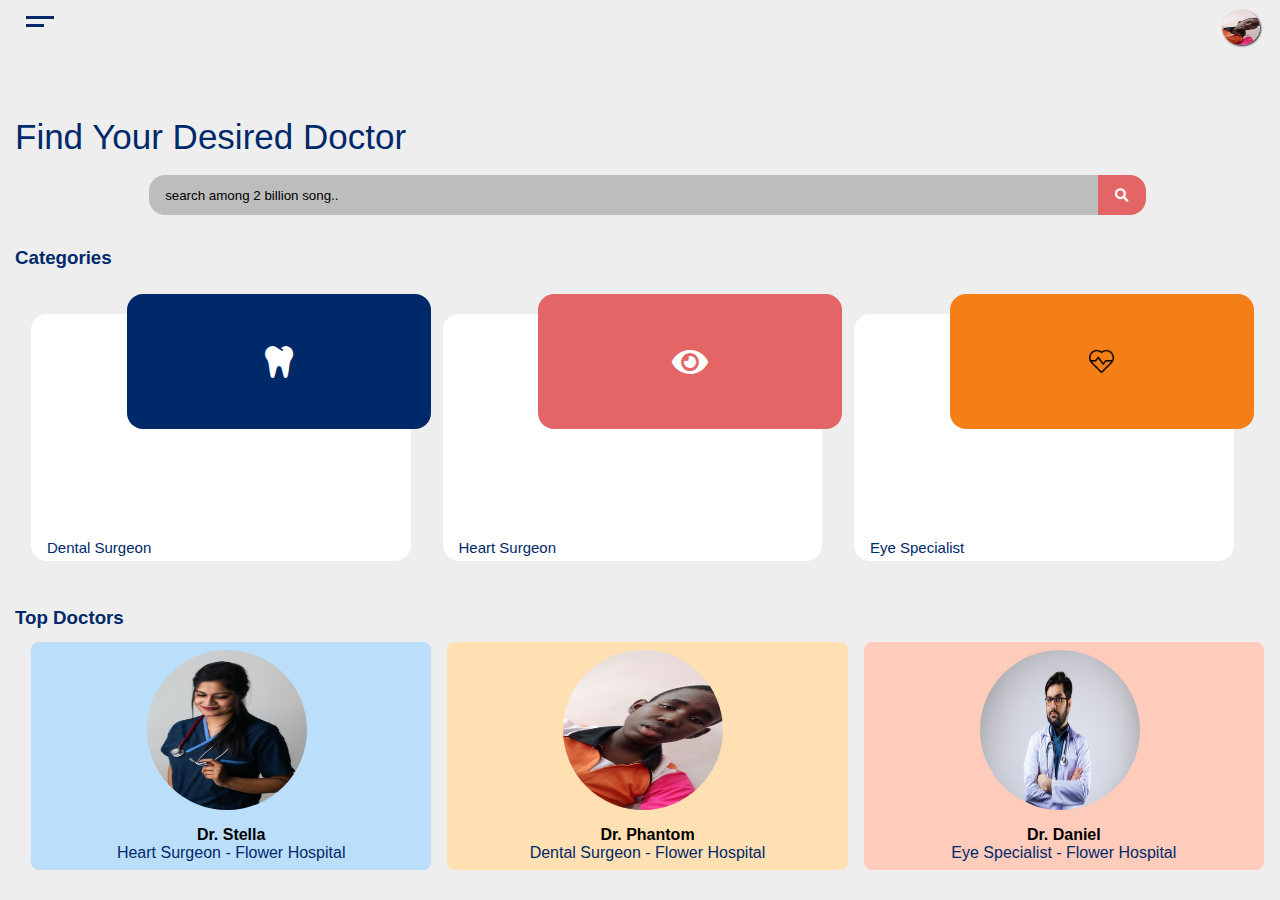
<file: index.html>
<!DOCTYPE html>
<html lang="en">
<head>
    <meta charset="UTF-8">
    <meta http-equiv="X-UA-Compatible" content="IE=edge">
    <meta name="viewport" content="width=device-width, initial-scale=1.0">
    <link rel="icon" type="image/png" sizes="32x32" href="./img/pulse.png">
    <title>User-dashboard</title>
    <link rel="stylesheet" href="./css/index.css">
    <link rel="stylesheet" href="./fontawesome/css/all.css">
</head>
<body>
    <header>
        <nav>
            <div class="menu-btn">
                <span class="menu-btn__burger"></span>
            </div>
            <div class="submenu-flex">
                <div class="submenu">
                    <a href="#">my profile</a>
                    <a href="#">my consultants</a>
                    <a href="#">my Schedule</a>
                </div>
            </div>
        </nav>
        <br>
        <img src="./img/profile-picture.jpg" alt="">
    </header>
    <main>
        <h1>find your desired doctor</h1>

        <div class="search-div">
            <input type="text" name="" id="" value="" placeholder="search among 2 billion song.." />
            <button type="submit">
                <i class="fas fa-search"></i>
            </button>
        </div>
        <br />
        <h3>categories</h3>
        <!-- <div class="categories-flex">
            <div class="categories-container">
                <div class="first-container">
                    <i class="heart-broken"></i>
                </div>
            </div>
        </div> -->
        <div class="discover-flex">
            <div class="card">
                <div class="tooth">
                <i class="fas fa-tooth fa-2x"></i>
                </div>
              <div class="description">dental surgeon</div>
              </div>
            <div class="card">
                <div class="eye">
                <i class="fas fa-eye fa-2x"></i>
                </div>
              <div class="description">heart surgeon</div>
              </div>
            <div class="card">
                <div class="heart">
                <img src="./img/pulse.png" alt="">
                </div>
              <div class="description">eye specialist</div>
              </div>
        </div>
        <h3>top doctors</h3>
        <div class="main-doctor">
            <div class="doctor-profile">
                <a href="./stella.html">
                <img src="./img/dr stella.jpg" alt="" class="doctor-img">
                <div class="doctor-info">
                    <div class="doctor-name">dr. stella</div>
                    <div class="doctor-specialization">heart surgeon - flower hospital</div>
                </div>
                </a>
            </div>
                <div class="doctor-profile">
                    <a href="./phantom.html">
                    <img src="./img/profile-picture.jpg" alt="" class="doctor-img">
                    <div class="doctor-info">
                        <div class="doctor-name">dr. phantom</div>
                        <div class="doctor-specialization">dental surgeon - flower hospital</div>
                    </div>
                    </a>
                </div>
                <div class="doctor-profile">
                    <a href="./daniel.html">
                    <img src="./img/dr-daniel.jpg" alt="" class="doctor-img">
                    <div class="doctor-info">
                        <div class="doctor-name">dr. daniel</div>
                        <div class="doctor-specialization">eye specialist - flower hospital</div>
                    </div>
                    </a>
                </div>
        </div>
    </main>
    <script src="./js/jquery.js"></script>
    <script src="./js/index.js"></script>
</body>
</html>
</file>
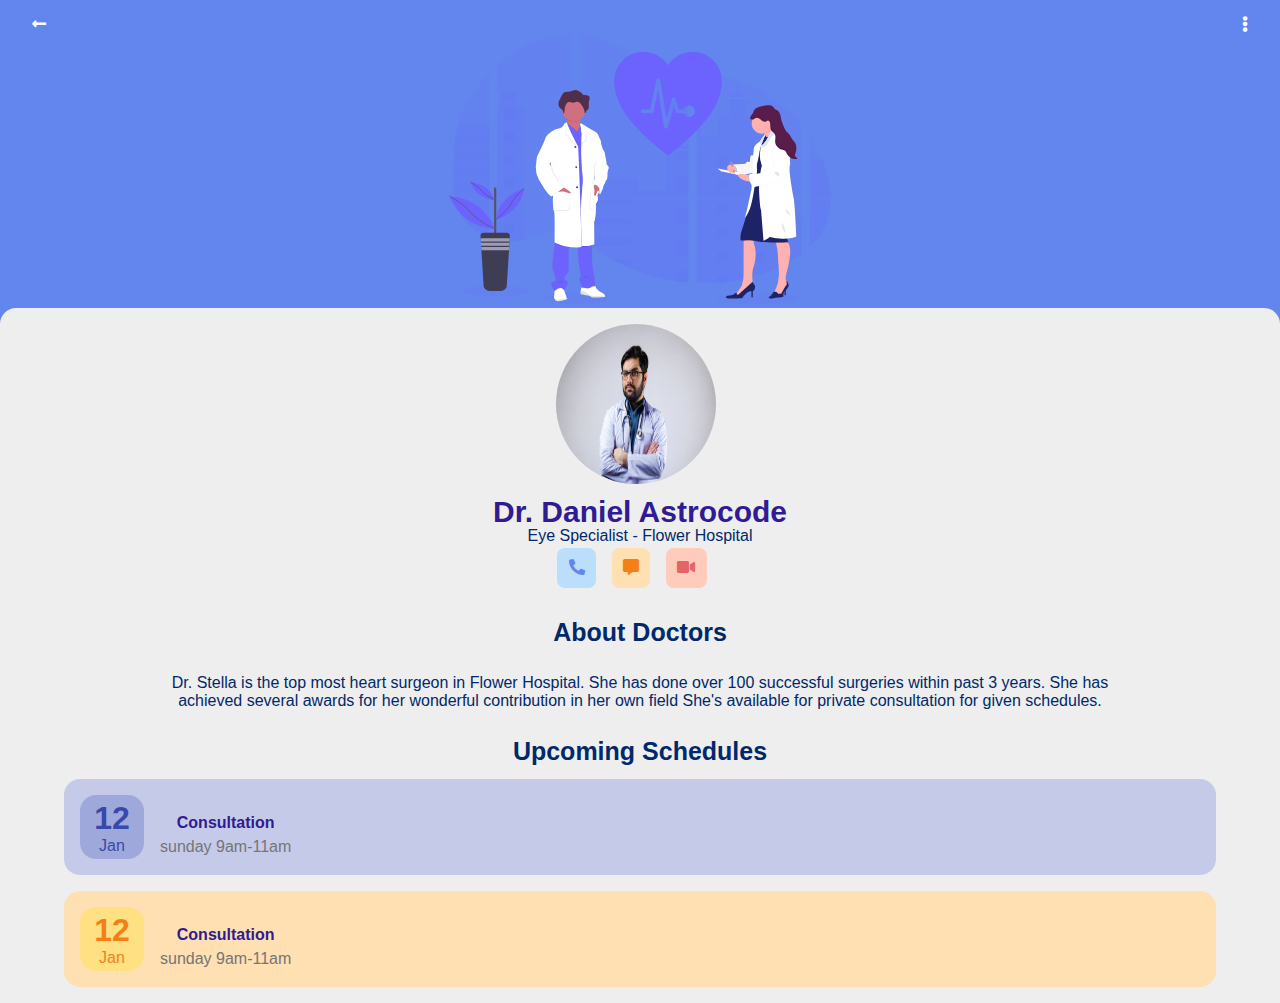
<file: daniel.html>
<!DOCTYPE html>
<html lang="en">
<head>
    <meta charset="UTF-8">
    <meta http-equiv="X-UA-Compatible" content="IE=edge">
    <meta name="viewport" content="width=device-width, initial-scale=1.0">
    <title>Dr. Stella profile</title>
    <link rel="icon" type="image/png" sizes="32x32" href="./img/pulse.png">
    <link rel="stylesheet" href="./fontawesome/css/all.css">
    <link rel="stylesheet" href="./css/stella.css">
</head>
<body>
    <main>
        <div class="doctor-img">
            <a href="./index.html"><i class="fas fa-long-arrow-alt-left"></i></a>
            <a href="#"><i class="fas fa-ellipsis-v" id="item"></i></a>
        </div>
        <img src="./img/undraw_medicine_b-1-ol.svg" alt="">
        <br>

    <div class="doctor-profile-info">
        <div class="doctor-profile">
            <img src="./img/dr-daniel.jpg" alt="">
            <div class="doctor-info">
                <div class="doctor-nam">dr. daniel astrocode</div>
                <div class="doctor-specialization">eye specialist - flower hospital</div>
                <div class="icons">
                    <div class="phone"><i class="fas fa-phone-alt"></i></div>
                    <div class="message"><i class="fas fa-comment-alt"></i></div>
                    <div class="video"><i class="fas fa-video"></i></div>
                </div>
            </div>
        </div>
        <h3>about doctors</h3>
        <p>
            Dr. Stella is the top most heart surgeon in Flower Hospital. She has done over 100 successful surgeries
            within past 3 years. She has achieved several awards for her wonderful contribution in her own field
            She's available for private consultation for given schedules.
        </p>
        <h3>upcoming schedules</h3>
        <div class="doctor-schedule">
            <div class="doctor-schedule-info">
                <div class="calender">
                    <div class="date">12</div>
                    <div class="month">jan</div>
                </div>
                <div class="doctor-info">
                    <div class="doctor-name">consultation</div>
                    <div class="doctor-time">sunday 9am-11am</div>
                </div>
            </div>
            <div class="doctor-schedule-info">
                <div class="calende">
                    <div class="date">12</div>
                    <div class="month">jan</div>
                </div>
                <div class="doctor-info">
                    <div class="doctor-name">consultation</div>
                    <div class="doctor-time">sunday 9am-11am</div>
                </div>
            </div>
        </div>
    </div>
    </main>
</body>
</html>
</file>
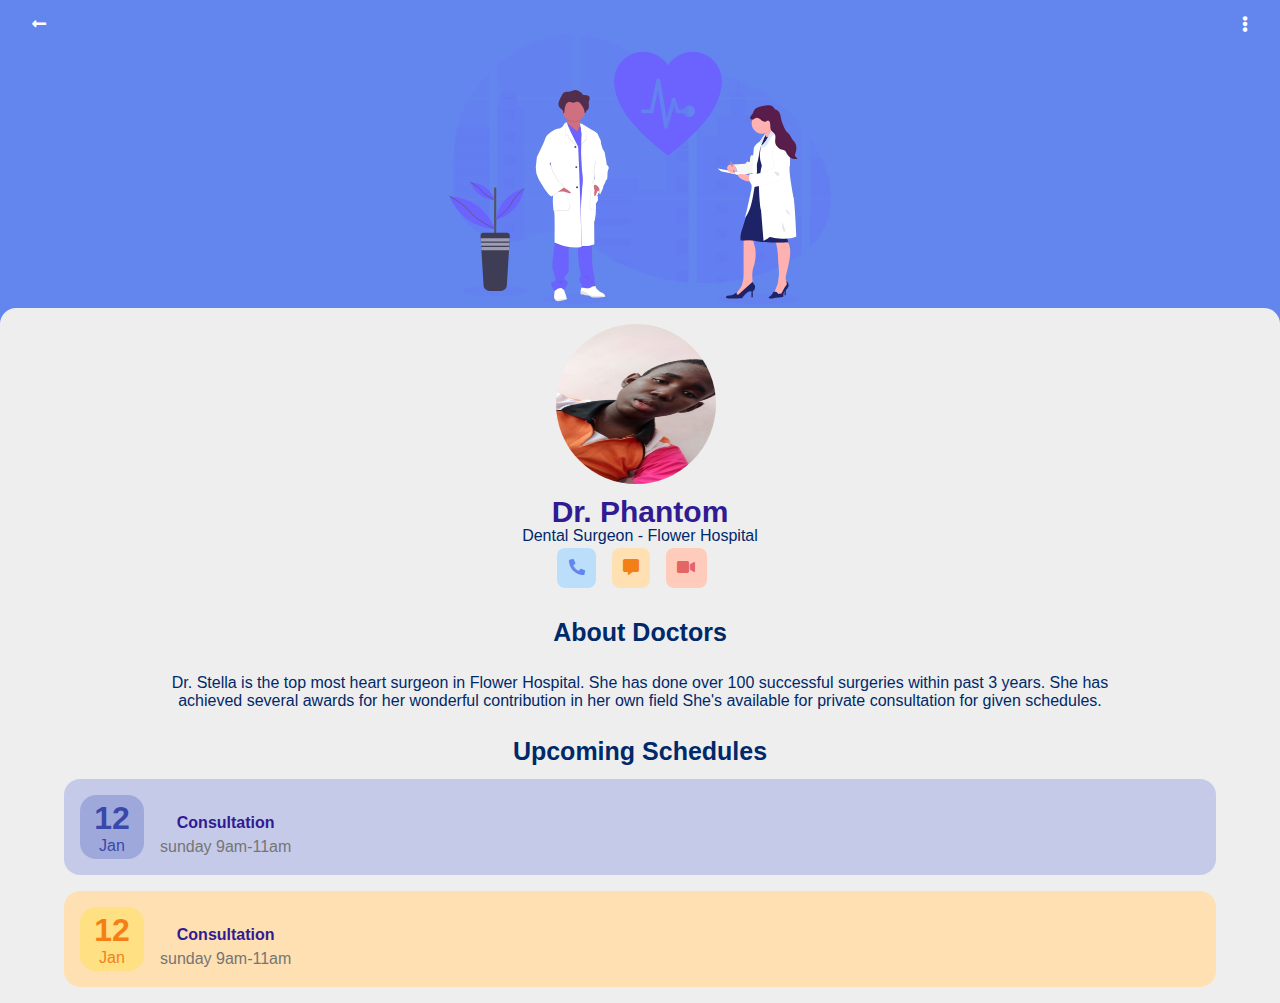
<file: phantom.html>
<!DOCTYPE html>
<html lang="en">
<head>
    <meta charset="UTF-8">
    <meta http-equiv="X-UA-Compatible" content="IE=edge">
    <meta name="viewport" content="width=device-width, initial-scale=1.0">
    <title>Dr. Stella profile</title>
    <link rel="icon" type="image/png" sizes="32x32" href="./img/pulse.png">
    <link rel="stylesheet" href="./fontawesome/css/all.css">
    <link rel="stylesheet" href="./css/stella.css">
</head>
<body>
    <main>
        <div class="doctor-img">
            <a href="./index.html"><i class="fas fa-long-arrow-alt-left"></i></a>
            <a href="#"><i class="fas fa-ellipsis-v" id="item"></i></a>
        </div>
        <img src="./img/undraw_medicine_b-1-ol.svg" alt="">
        <br>

    <div class="doctor-profile-info">
        <div class="doctor-profile">
            <img src="./img/profile-picture.jpg" alt="">
            <div class="doctor-info">
                <div class="doctor-nam">dr. phantom</div>
                <div class="doctor-specialization">dental surgeon - flower hospital</div>
                <div class="icons">
                    <div class="phone"><i class="fas fa-phone-alt"></i></div>
                    <div class="message"><i class="fas fa-comment-alt"></i></div>
                    <div class="video"><i class="fas fa-video"></i></div>
                </div>
            </div>
        </div>
        <h3>about doctors</h3>
        <p>
            Dr. Stella is the top most heart surgeon in Flower Hospital. She has done over 100 successful surgeries
            within past 3 years. She has achieved several awards for her wonderful contribution in her own field
            She's available for private consultation for given schedules.
        </p>
        <h3>upcoming schedules</h3>
        <div class="doctor-schedule">
            <div class="doctor-schedule-info">
                <div class="calender">
                    <div class="date">12</div>
                    <div class="month">jan</div>
                </div>
                <div class="doctor-info">
                    <div class="doctor-name">consultation</div>
                    <div class="doctor-time">sunday 9am-11am</div>
                </div>
            </div>
            <div class="doctor-schedule-info">
                <div class="calende">
                    <div class="date">12</div>
                    <div class="month">jan</div>
                </div>
                <div class="doctor-info">
                    <div class="doctor-name">consultation</div>
                    <div class="doctor-time">sunday 9am-11am</div>
                </div>
            </div>
        </div>
    </div>
    </main>
</body>
</html>
</file>
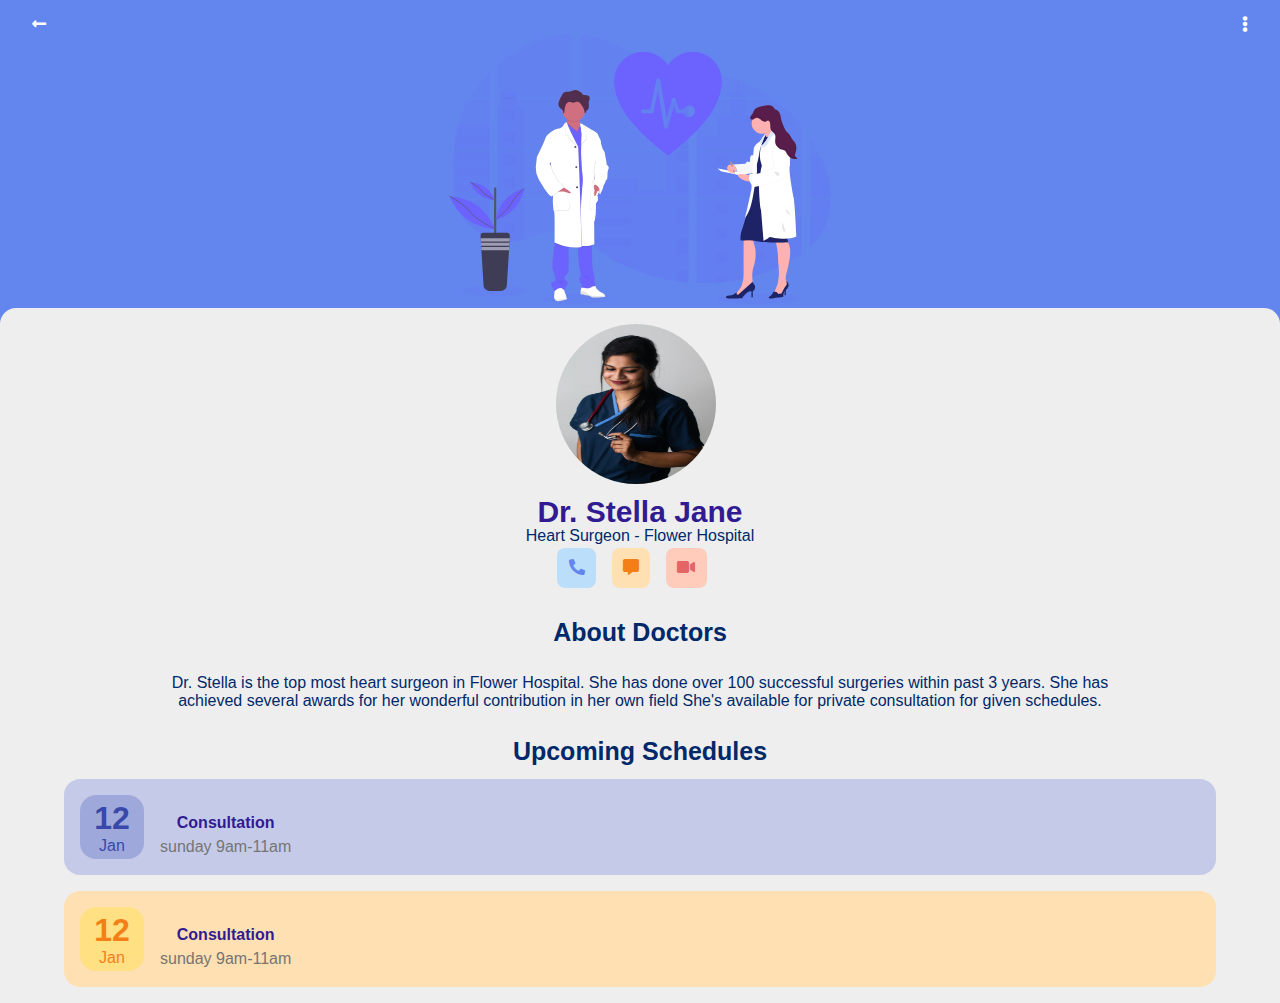
<file: stella.html>
<!DOCTYPE html>
<html lang="en">
<head>
    <meta charset="UTF-8">
    <meta http-equiv="X-UA-Compatible" content="IE=edge">
    <meta name="viewport" content="width=device-width, initial-scale=1.0">
    <title>Dr. Stella profile</title>
    <link rel="icon" type="image/png" sizes="32x32" href="./img/pulse.png">
    <link rel="stylesheet" href="./fontawesome/css/all.css">
    <link rel="stylesheet" href="./css/stella.css">
</head>
<body>
    <main>
        <div class="doctor-img">
            <a href="./index.html"><i class="fas fa-long-arrow-alt-left"></i></a>
            <a href="#"><i class="fas fa-ellipsis-v" id="item"></i></a>
        </div>
        <img src="./img/undraw_medicine_b-1-ol.svg" alt="">
        <br>

    <div class="doctor-profile-info">
        <div class="doctor-profile">
            <img src="./img/dr stella.jpg" alt="">
            <div class="doctor-info">
                <div class="doctor-nam">dr. stella jane</div>
                <div class="doctor-specialization">heart surgeon - flower hospital</div>
                <div class="icons">
                    <div class="phone"><i class="fas fa-phone-alt"></i></div>
                    <div class="message"><i class="fas fa-comment-alt"></i></div>
                    <div class="video"><i class="fas fa-video"></i></div>
                </div>
            </div>
        </div>
        <h3>about doctors</h3>
        <p>
            Dr. Stella is the top most heart surgeon in Flower Hospital. She has done over 100 successful surgeries
            within past 3 years. She has achieved several awards for her wonderful contribution in her own field
            She's available for private consultation for given schedules.
        </p>
        <h3>upcoming schedules</h3>
        <div class="doctor-schedule">
            <div class="doctor-schedule-info">
                <div class="calender">
                    <div class="date">12</div>
                    <div class="month">jan</div>
                </div>
                <div class="doctor-info">
                    <div class="doctor-name">consultation</div>
                    <div class="doctor-time">sunday 9am-11am</div>
                </div>
            </div>
            <div class="doctor-schedule-info">
                <div class="calende">
                    <div class="date">12</div>
                    <div class="month">jan</div>
                </div>
                <div class="doctor-info">
                    <div class="doctor-name">consultation</div>
                    <div class="doctor-time">sunday 9am-11am</div>
                </div>
            </div>
        </div>
    </div>
    </main>
</body>
</html>
</file>
<file: css/index.css>
*{
    margin: 0;
    padding: 0;
    box-sizing: border-box;
}

:root{
    --white-color:#fff;
    --black-color:#000;
    --purple-color:#00296a;
    --light-silver:#BDBDBD;
    --tomato-color:#E46565;
    --light-blue: #BBDEFB ;
    --light-orange:#FFE0B2;
    --light-tomato:#FFCCBC;
}
body{
   
    background-color: #eeeeee;
    width: 100%;
    font-family: sans-serif;
}
header{ 
    display: flex;

}
nav{
    margin-top: 2.5rem;
    width: 100%;
    display: inline-block;
}
 .menu-btn {
    position: absolute;
    z-index: 99;
    left: 1rem;
    top: 1rem;
    height: 20px;
    width: 28px;
    cursor: pointer;
    transition: all 0.5s ease-in-out;
  }
  
  .menu-btn__burger {
    position: absolute;
    right: 0;
    top: .5rem;
    width: 18px;
    height: 3px;
    background: var(--purple-color);
    transition: all 0.5s ease-in-out;
  }
  
  .menu-btn__burger::before {
    content: '';
    position: absolute;
    top: -8px;
    width: 28px;
    height: 3px;
    background: var(--purple-color);
    transition: all 0.5s ease-in-out;
  }
.submenu-flex{
    display: flex;
    justify-content: center;
    align-items: center;
}
 
.submenu-flex > .submenu{
    display: none;
    background-color: var(--light-silver);
    width: 90%;

}
.submenu > a{
    color: black;
    padding: 12px 16px;
    display: flex;
    flex-direction: column;
    justify-content: center;
    align-items: center;
    text-decoration: none;
    text-transform: capitalize;
    font: 1em ubuntu;
}
.submenu > a:hover{
    text-decoration: underline;
    transition: all 0.5s ease-in-out;
}
header > img{
    width: 40px;
    height: 35px;
    border-radius: 50%;
    box-shadow: 1px 1px  2px #272727;
    margin-right: 20px;
    margin-top: 10px;
}
main{
    width: 100%;
    padding-left: 15px;
}
main > h1{
    color: var(--purple-color);
    text-transform: capitalize;
    padding-top: 8vh;
    font-size: 35px;
    width: 80%;
    font-weight: normal;
    font-family:sans-serif;
}

.search-div{
    display: flex;
    margin-top: 2vh;
    justify-content: unset;
    align-items: center;
    position: relative;
  }
  .search-div>input {
    padding-left: 1rem;
    color: var(--black-color);
    width: 75%;
    height: 2.5rem;
    border-top-left-radius: 1rem;
    border-bottom-left-radius: 1rem;
    border: none;
    outline: none;
    background: var(--light-silver);

  }
  .search-div>input::placeholder{
    color: var(--black-color);
  }
  .search-div> button {
    position: absolute;
    right: 4.3rem;
    width:3rem;
    height: 2.5rem;
    border-radius: 1rem;
    border: none;
    outline: none;
    color: var(--white-color);
    background: var(--tomato-color);

  }
  .search-div > button > i{
    color: var(--white-color);
  }
  main > h3{
      padding: 1.5vh 0;
      text-transform: capitalize;
      color: var(--purple-color);
  }
  .discover-flex{
    overflow-x: scroll;
    display: flex;
    flex-direction: row;
    width: 100%;
  }

  .discover-flex > .card{
      min-width:30%;
    padding-top: 18vh;
    padding-left: 1rem;
    margin: 2rem 1rem;
    background-color: var(--white-color);
    border-radius: 1rem;
    position: relative;
  }

  .card > .description{
      width: 50%;
      padding-bottom: 5px;
      font-weight: 500;
      text-transform: capitalize;
    font-size: 15px;
    color: var(--purple-color);
    font-family:sans-serif;
  }
  .card > .tooth{
      position: absolute;
      top: -20px;
      right: -20px;
      border-radius: 1rem;
    min-width: 80%;
    height: 15vh;
    background-color: var(--purple-color);
    display: flex;
    justify-content: center;
    align-items: center;
  }
  .tooth > i {
      color: white;
  }
  .card > .eye{
      position: absolute;
      top: -20px;
      right: -20px;
      border-radius: 1rem;
    min-width: 80%;
    height: 15vh;
    background-color: var(--tomato-color);
    display: flex;
    justify-content: center;
    align-items: center;
  }
  .eye > i {
      color: white;
  }
  .card > .heart{
      position: absolute;
      top: -20px;
      right: -20px;
      border-radius: 1rem;
    min-width: 80%;
    height: 15vh;
    background-color: #F57F17;
    display: flex;
    justify-content: center;
    align-items: center;
  }
  .heart > img {
      width: 25px;
      height: auto;
      color: white;
  }
  
  .main-doctor{
      display: flex;
      flex-direction: column;
      justify-content: center;
      align-items: center;
      width: 100%;
  } 
  .doctor-profile{
      width: 90%;
      background: var(--light-blue);
      padding: .5rem;
      margin-left: 0;
      margin-bottom: 1rem;
      border-radius: .5rem;
      cursor: pointer;
  }
  .doctor-profile > a{
    display:flex;
    flex-direction: row;
  }
  .doctor-profile > a > img{
    width: 50px;
    height: 50px;
    border-radius: 50%;
    margin-right: .5rem;
  }
  .doctor-profile > a > .doctor-info{
      display: flex;
      flex-direction: column;
      justify-content: center;
  }
  .doctor-name{
    text-transform: capitalize;
    color: var(--black-color);
    font-weight: 600;
  }
  .doctor-specialization{
    text-transform: capitalize;
    color: var(--purple-color);
    font-weight: 400;
  }
.doctor-profile:nth-child(2){
  background: var(--light-orange);
}
.doctor-profile:nth-child(3){
  background: var(--light-tomato);
}
  a{
    text-decoration: none;
  }
@media only screen and (min-width:600px) and (max-width:1440px) {

  .search-div{
    display: flex;
    justify-content: center;
    align-items: center;
    position: unset;
  }
  .search-div>input {
    padding-left: 1rem;
    color: var(--black-color);
    width: 75%;
    height: 2.5rem;
    border-top-left-radius: 1rem;
    border-bottom-left-radius: 1rem;
    border: none;
    outline: none;
    background: var(--light-silver);
  }
  .search-div>input::placeholder{
    color: var(--black-color);
  }
  .search-div> button {
    position: unset;
   width:3rem;
    height: 2.5rem;
    border-radius: unset;
    border-top-right-radius: 1rem;
    border-bottom-right-radius: 1rem;
    border: none;
    outline: none;
    color: white;
    background: var(--tomato-color);
  }
  .search-div > button > i{
    color: var(--white-color);
  }

  .discover-flex > .card{
    min-width:30%;
  padding-top: 25vh;
  padding-left: 1rem;
  margin: 2rem 1rem;
  background-color: var(--white-color);
  border-radius: 1rem;
  position: relative;
}
.main-doctor{
  display: flex;
  flex-direction: row;
  justify-content: center;
  align-items: center;
  width: 100%;
} 
.doctor-profile{
  width: 90%;
  background: var(--light-blue);
  padding: .5rem;
  margin-left: 1rem;
  margin-bottom: 1rem;
  border-radius: .5rem;
  cursor: pointer;
}
.doctor-profile > a{
display:flex;
flex-direction: column;
justify-content: center;
align-items: center;
}
.doctor-profile > a > img{
width: 10rem;
height: 10rem;
border-radius: 50%;
margin-right: .5rem;
}
.doctor-profile > a > .doctor-info{
  display: flex;
  flex-direction: column;
  justify-content: center;
  margin-top: 1rem;
  text-align: center;
}
.doctor-profile:nth-child(3){
  margin-right: 1rem;
}
}
</file>
<file: css/stella.css>
*{
    margin: 0;
    padding: 0;
    box-sizing: border-box;
}

:root{
    --white-color:#fff;
    --black-color:#000;
    --purple-color:#00296a;
    --deep-purple:#311B92;
    --blue-color:#6386EE;
    --light-silver:#757575;
    --tomato-color:#E46565;
    --light-blue: #BBDEFB ;
    --light-orange:#FFE0B2;
    --orange-text:#FFE082;
    --orange-color:#F57F17;
    --light-tomato:#FFCCBC;
    --indigo-color:#9FA8DA;
    --light-purple:#C5CAE9;
    --indigo-text:#3949AB;
}
body{
   
    background-color: #eeeeee;
    width: 100%;
    font-family: sans-serif;
}
main{
    background: var(--blue-color);
    height: 100vh;
}
main > img{
    width: 100%;
    height: 30vh;
}
.doctor-img{
    display: flex;
    justify-content: space-between;
    align-items: center;
    padding-right: 2rem;
    padding-left: 2rem;
    padding-top: 1rem;
}
a{
    outline: none;
}
.doctor-img > a > i{
    color: var(--white-color);
}
.doctor-profile-info{
    background: #eeeeee;
    border-top-left-radius: 1rem;
    border-top-right-radius: 1rem;
}
.doctor-profile{
    display:flex;
    flex-direction: row;
    width: 100%;
    padding: 1rem;

    cursor: pointer;
}
.doctor-profile > img{
    width: 6rem;
    height: 6rem;
    border-radius: 50%;
    margin-right: .5rem;
  }

  .doctor-info{
    display: flex;
    flex-direction: column;
    justify-content: center;
    line-height: 1.5rem;
}
.doctor-name{
  text-transform: capitalize;
  color: var(--deep-purple);
  font-weight: 600;
}
.doctor-nam{
  text-transform: capitalize;
  color: var(--deep-purple);
  font-weight: 600;
}
.doctor-specialization{
  text-transform: capitalize;
  color: var(--purple-color);
  font-weight: 400;
}
.icons{
    display: flex;
    flex-direction: row;
   
}
.icons > .phone{
    background: var(--light-blue);
    margin-right: 1rem;
    padding:.5rem .7rem;
    border-radius: .5rem;
}
.phone > i{
    color:var(--blue-color);
}
.icons > .message{
    background: var(--light-orange);
    margin-right: 1rem;
    padding:.5rem .7rem;
    border-radius: .5rem;
}
.message > i{
    color:var(--orange-color);
}
.icons > .video{
    background: var(--light-tomato);
    margin-right: 1rem;
    padding:.5rem .7rem;
    border-radius: .5rem;
}
.video > i{
    color:var(--tomato-color);
}
h3{
    padding: 1.5vh 1rem;
    text-transform: capitalize;
    color: var(--purple-color);
}
p{
    padding: 1.5vh 1rem; 
    color: var(--purple-color);
    font-size: 16px;
}
.doctor-schedule{
    width: 100%;
    display: flex;
    flex-direction: column;
    justify-content: center;
    align-items: center;
    overflow-y: scroll;
}
.doctor-schedule-info{
    display:flex;
    flex-direction: row;
    width: 90%;
    padding: 1rem;
    border-radius: 1rem;
    background: var(--light-purple);
    cursor: pointer;
}
.doctor-schedule-info > .calender{
    width: 4rem;
    height: 4rem;
    display: flex;
    flex-direction: column;
    justify-content: center;
    align-items: center;
    margin-right: 1rem;
    border-radius: 1rem;
    background: var(--indigo-color);
    color: var(--indigo-text);
    padding: .5rem;
}
.calender > .date{
    font-size: 2rem;
    font-weight: bolder;
}
.calender > .month{
    text-transform: capitalize;
}
.calende{
    width: 4rem;
    height: 4rem;
    display: flex;
    flex-direction: column;
    justify-content: center;
    align-items: center;
    margin-right: 1rem;
    border-radius: 1rem;
    background: var(--orange-text);
    color: var(--orange-color);
    padding: .5rem;
}
.calende > .date{
    font-size: 2rem;
    font-weight: bolder;
}
.calende > .month{
    text-transform: capitalize;
}
.doctor-info > .doctor-time{
    font-weight: lighter;
    color: var(--light-silver);
}
.doctor-schedule-info:nth-child(2){
    margin: 1rem 0;
    background: var(--light-orange);
}
@media only screen and (min-width:600px) and (max-width:1440px) {
    .doctor-profile-info{
        display: flex;
        justify-content: center;
        align-items: center;
        text-align: center;
        flex-direction: column;
        background: #eeeeee;
        border-top-left-radius: 1rem;
        border-top-right-radius: 1rem;
    }
    .doctor-profile{
        display:flex;
        flex-direction: column;
        justify-content: center;
        align-items: center;
        width: 100%;
        padding: 1rem;
        cursor: pointer;
    }
    .doctor-profile > img{
        width: 10rem;
        height: 10rem;
        border-radius: 50%;
        margin-right: .5rem;
      }
    
      .doctor-info{
        display: flex;
        flex-direction: column;
        justify-content: center;
        align-items: center;
        text-align: center;
        line-height: 1.5rem;
        margin-top: 1rem;
    }
    p{
        width: 80%;
    }
    .doctor-nam{
        text-transform: capitalize;
        color: var(--deep-purple);
        font-weight: 600;
        font-size: 30px;
      }
    h3{
        font-size: 25px;
    }
}
</file>
